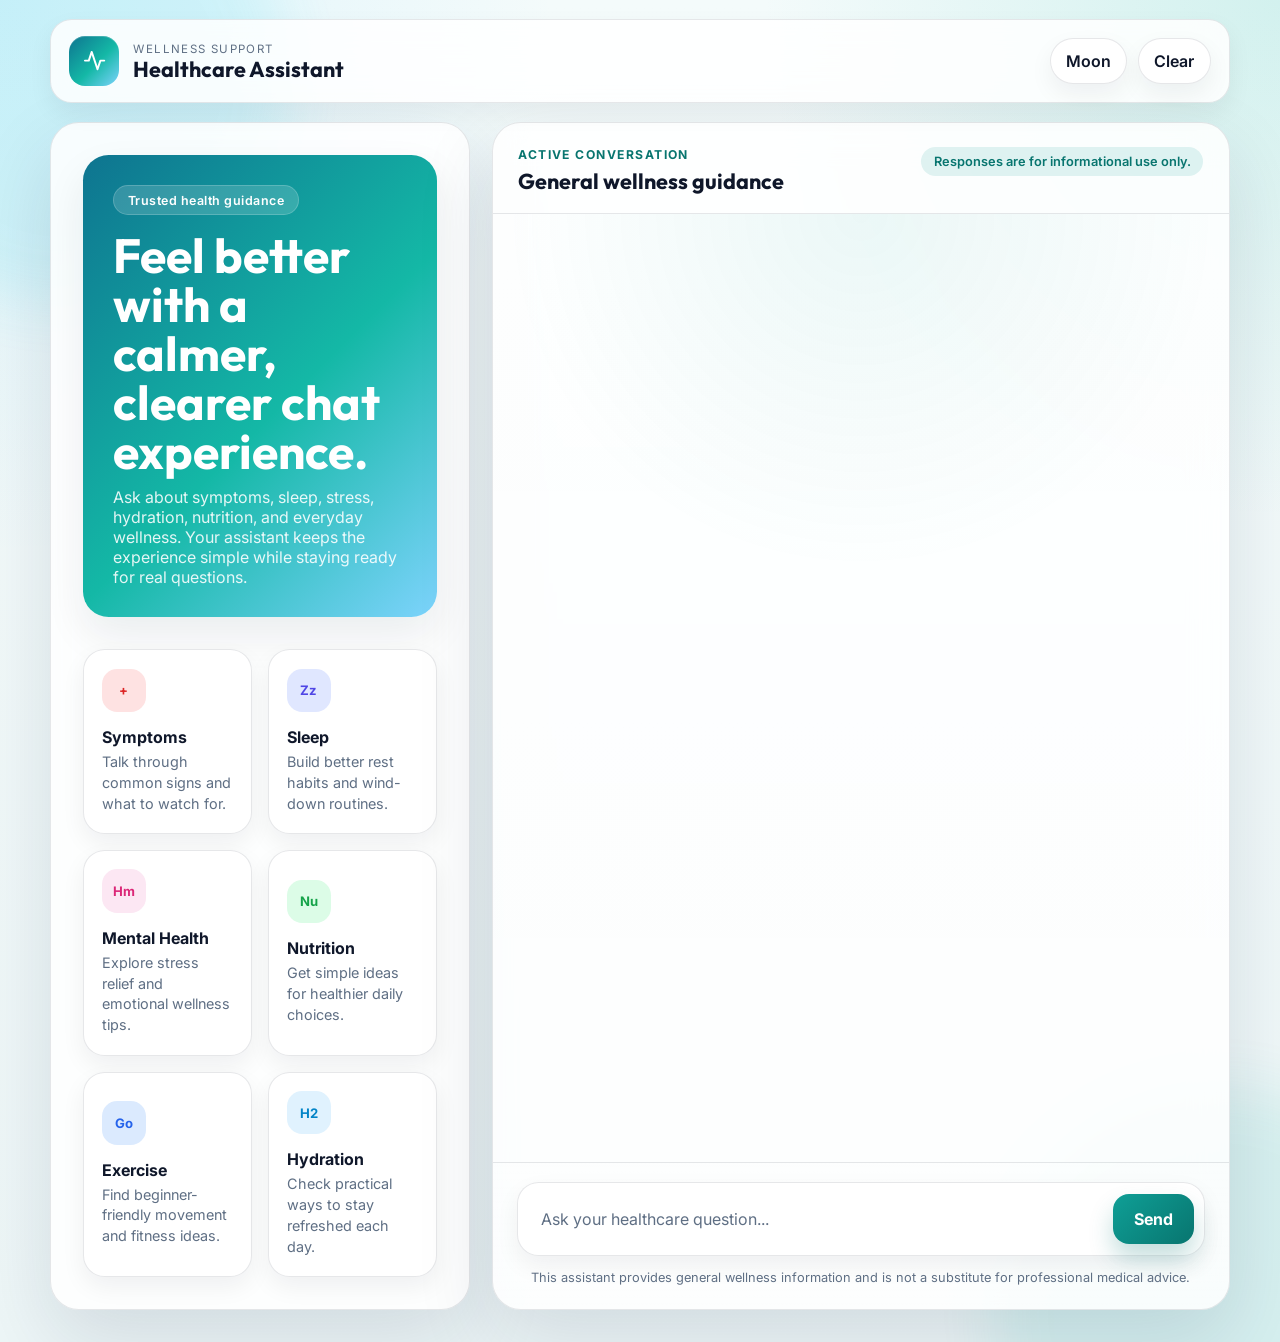
<file: public/index.html>
<!DOCTYPE html>
<html lang="en">
<head>
    <meta charset="UTF-8">
    <meta name="viewport" content="width=device-width, initial-scale=1.0">
    <title>Healthcare Chatbot</title>
    <link rel="preconnect" href="https://fonts.googleapis.com">
    <link rel="preconnect" href="https://fonts.gstatic.com" crossorigin>
    <link href="https://fonts.googleapis.com/css2?family=Inter:wght@400;500;600;700&family=Outfit:wght@500;600;700&display=swap" rel="stylesheet">
    <link rel="stylesheet" href="style.css">
</head>
<body>
    <div class="page-shell">
        <div class="ambient ambient-left"></div>
        <div class="ambient ambient-right"></div>

        <header class="site-header">
            <div class="header-inner">
                <div class="brand">
                    <div class="brand-mark" aria-hidden="true">
                        <svg viewBox="0 0 24 24" fill="none" stroke="currentColor" stroke-width="2" stroke-linecap="round" stroke-linejoin="round">
                            <path d="M22 12h-4l-3 9-6-18-3 9H2"></path>
                        </svg>
                    </div>
                    <div class="brand-copy">
                        <p class="eyebrow">Wellness Support</p>
                        <h1>Healthcare Assistant</h1>
                    </div>
                </div>

                <div class="header-actions">
                    <button id="themeToggle" class="icon-button" type="button" aria-label="Toggle theme">
                        <span class="icon-text">Moon</span>
                    </button>
                    <button id="clearChat" class="icon-button" type="button" aria-label="Clear chat">
                        <span class="icon-text">Clear</span>
                    </button>
                </div>
            </div>
        </header>

        <main class="app-shell">
            <section id="landingPage" class="hero-panel active" aria-label="Welcome">
                <div class="hero-copy">
                    <span class="status-pill">Trusted health guidance</span>
                    <h2>Feel better with a calmer, clearer chat experience.</h2>
                    <p>
                        Ask about symptoms, sleep, stress, hydration, nutrition, and everyday wellness.
                        Your assistant keeps the experience simple while staying ready for real questions.
                    </p>
                </div>

                <div id="healthCategories" class="category-grid">
                    <button class="categoryCard category-card symptoms" type="button" data-question="I have symptoms. What could it be?">
                        <span class="category-icon" aria-hidden="true">+</span>
                        <span class="category-title">Symptoms</span>
                        <span class="category-desc">Talk through common signs and what to watch for.</span>
                    </button>
                    <button class="categoryCard category-card sleep" type="button" data-question="Give me sleep improvement tips">
                        <span class="category-icon" aria-hidden="true">Zz</span>
                        <span class="category-title">Sleep</span>
                        <span class="category-desc">Build better rest habits and wind-down routines.</span>
                    </button>
                    <button class="categoryCard category-card mental" type="button" data-question="How can I reduce stress?">
                        <span class="category-icon" aria-hidden="true">Hm</span>
                        <span class="category-title">Mental Health</span>
                        <span class="category-desc">Explore stress relief and emotional wellness tips.</span>
                    </button>
                    <button class="categoryCard category-card nutrition" type="button" data-question="Give me nutrition advice">
                        <span class="category-icon" aria-hidden="true">Nu</span>
                        <span class="category-title">Nutrition</span>
                        <span class="category-desc">Get simple ideas for healthier daily choices.</span>
                    </button>
                    <button class="categoryCard category-card exercise" type="button" data-question="Give me simple exercises to stay fit">
                        <span class="category-icon" aria-hidden="true">Go</span>
                        <span class="category-title">Exercise</span>
                        <span class="category-desc">Find beginner-friendly movement and fitness ideas.</span>
                    </button>
                    <button class="categoryCard category-card hydration" type="button" data-question="How much water should I drink daily?">
                        <span class="category-icon" aria-hidden="true">H2</span>
                        <span class="category-title">Hydration</span>
                        <span class="category-desc">Check practical ways to stay refreshed each day.</span>
                    </button>
                </div>
            </section>

            <section class="chat-panel">
                <div class="chat-panel-header">
                    <div>
                        <p class="chat-label">Active conversation</p>
                        <h3>General wellness guidance</h3>
                    </div>
                    <span class="chat-note">Responses are for informational use only.</span>
                </div>

                <div id="chatbox" class="chatbox" aria-live="polite"></div>

                <div class="composer-wrap">
                    <div class="input-area">
                        <input id="inputBox" type="text" placeholder="Ask your healthcare question..." autocomplete="off" />
                        <button class="send-btn" type="button" id="sendButton">Send</button>
                    </div>
                    <p class="disclaimer">
                        This assistant provides general wellness information and is not a substitute for professional medical advice.
                    </p>
                </div>
            </section>
        </main>
    </div>

    <script src="script.js"></script>
</body>
</html>
</file>
<file: public/style.css>
:root {
    --bg: #f4fbfb;
    --bg-secondary: #edf6f7;
    --surface: rgba(255, 255, 255, 0.86);
    --surface-solid: #ffffff;
    --surface-soft: #f7fbfc;
    --text: #0f172a;
    --muted: #5f6f84;
    --line: rgba(15, 23, 42, 0.1);
    --accent: #0f9f96;
    --accent-strong: #08756f;
    --accent-soft: rgba(15, 159, 150, 0.12);
    --hero: linear-gradient(135deg, #0e7490 0%, #14b8a6 55%, #7dd3fc 100%);
    --shadow-lg: 0 30px 80px rgba(8, 26, 55, 0.12);
    --shadow-md: 0 18px 40px rgba(15, 23, 42, 0.08);
    --shadow-sm: 0 10px 24px rgba(15, 23, 42, 0.06);
}

body.dark {
    --bg: #04131f;
    --bg-secondary: #081925;
    --surface: rgba(10, 23, 35, 0.82);
    --surface-solid: #0d1d2b;
    --surface-soft: #132736;
    --text: #e8f4fb;
    --muted: #91a8bd;
    --line: rgba(148, 163, 184, 0.18);
    --accent: #47d6c8;
    --accent-strong: #20b6a7;
    --accent-soft: rgba(71, 214, 200, 0.16);
    --hero: linear-gradient(135deg, #0d3f51 0%, #0e6c73 48%, #1e3a5f 100%);
    --shadow-lg: 0 30px 80px rgba(0, 0, 0, 0.35);
    --shadow-md: 0 18px 40px rgba(0, 0, 0, 0.24);
    --shadow-sm: 0 10px 24px rgba(0, 0, 0, 0.18);
}

* {
    box-sizing: border-box;
}

html,
body {
    margin: 0;
    min-height: 100%;
}

body {
    font-family: "Inter", sans-serif;
    background:
        radial-gradient(circle at top left, rgba(56, 189, 248, 0.12), transparent 30%),
        radial-gradient(circle at top right, rgba(20, 184, 166, 0.15), transparent 28%),
        linear-gradient(180deg, var(--bg) 0%, var(--bg-secondary) 100%);
    color: var(--text);
    transition: background 0.3s ease, color 0.3s ease;
}

button,
input {
    font: inherit;
}

button {
    cursor: pointer;
}

.page-shell {
    position: relative;
    min-height: 100vh;
    overflow: hidden;
}

.ambient {
    position: absolute;
    width: 28rem;
    height: 28rem;
    border-radius: 999px;
    filter: blur(30px);
    opacity: 0.45;
    pointer-events: none;
}

.ambient-left {
    top: -9rem;
    left: -10rem;
    background: rgba(34, 211, 238, 0.28);
}

.ambient-right {
    right: -10rem;
    bottom: -12rem;
    background: rgba(20, 184, 166, 0.24);
}

.site-header {
    position: sticky;
    top: 0;
    z-index: 10;
    padding: 1.2rem 1.2rem 0;
}

.header-inner {
    width: min(1180px, calc(100% - 1rem));
    margin: 0 auto;
    padding: 1rem 1.15rem;
    display: flex;
    align-items: center;
    justify-content: space-between;
    gap: 1rem;
    border: 1px solid var(--line);
    border-radius: 1.35rem;
    background: var(--surface);
    backdrop-filter: blur(18px);
    box-shadow: var(--shadow-sm);
}

.brand {
    display: flex;
    align-items: center;
    gap: 0.9rem;
}

.brand-mark {
    width: 3.1rem;
    height: 3.1rem;
    display: grid;
    place-items: center;
    border-radius: 1rem;
    color: #ffffff;
    background: var(--hero);
    box-shadow: inset 0 1px 0 rgba(255, 255, 255, 0.2);
}

.brand-mark svg {
    width: 1.45rem;
    height: 1.45rem;
}

.eyebrow {
    margin: 0 0 0.2rem;
    font-size: 0.72rem;
    letter-spacing: 0.12em;
    text-transform: uppercase;
    color: var(--muted);
}

.brand-copy h1 {
    margin: 0;
    font-family: "Outfit", sans-serif;
    font-size: 1.35rem;
    line-height: 1;
}

.header-actions {
    display: flex;
    gap: 0.7rem;
}

.icon-button {
    padding: 0.75rem 0.95rem;
    border-radius: 999px;
    border: 1px solid var(--line);
    background: var(--surface-solid);
    color: var(--text);
    box-shadow: var(--shadow-sm);
    transition: transform 0.2s ease, border-color 0.2s ease, background 0.2s ease;
}

.icon-button:hover {
    transform: translateY(-1px);
    border-color: rgba(15, 159, 150, 0.4);
    background: var(--surface-soft);
}

.icon-text {
    font-weight: 600;
}

.app-shell {
    position: relative;
    z-index: 1;
    width: min(1180px, calc(100% - 2rem));
    margin: 1.2rem auto 0;
    padding: 0 0 2rem;
    display: grid;
    grid-template-columns: minmax(300px, 420px) minmax(0, 1fr);
    gap: 1.35rem;
}

.hero-panel,
.chat-panel {
    border: 1px solid var(--line);
    border-radius: 1.8rem;
    background: var(--surface);
    backdrop-filter: blur(18px);
    box-shadow: var(--shadow-lg);
}

.hero-panel {
    padding: 2rem;
    display: flex;
    flex-direction: column;
    gap: 2rem;
}

.hero-copy {
    padding: 1.9rem;
    border-radius: 1.6rem;
    background: var(--hero);
    color: #ffffff;
    box-shadow: var(--shadow-md);
}

.status-pill {
    display: inline-flex;
    padding: 0.4rem 0.85rem;
    border-radius: 999px;
    background: rgba(255, 255, 255, 0.16);
    border: 1px solid rgba(255, 255, 255, 0.18);
    font-size: 0.78rem;
    font-weight: 600;
    letter-spacing: 0.04em;
}

.hero-copy h2 {
    margin: 1rem 0 0.7rem;
    font-family: "Outfit", sans-serif;
    font-size: clamp(2rem, 4vw, 3rem);
    line-height: 1.02;
}

.hero-copy p {
    margin: 0;
    max-width: 32rem;
    color: rgba(255, 255, 255, 0.88);
}

.category-grid {
    display: grid;
    grid-template-columns: repeat(2, minmax(0, 1fr));
    gap: 1rem;
}

.category-card {
    text-align: left;
    border: 1px solid var(--line);
    border-radius: 1.35rem;
    padding: 1.15rem;
    background: var(--surface-solid);
    box-shadow: var(--shadow-sm);
    transition: transform 0.2s ease, border-color 0.2s ease, box-shadow 0.2s ease;
}

.category-card:hover {
    transform: translateY(-4px);
    border-color: rgba(15, 159, 150, 0.35);
    box-shadow: var(--shadow-md);
}

.category-icon {
    width: 2.7rem;
    height: 2.7rem;
    display: inline-grid;
    place-items: center;
    border-radius: 0.95rem;
    margin-bottom: 0.95rem;
    font-size: 0.82rem;
    font-weight: 700;
}

.category-title {
    display: block;
    margin-bottom: 0.3rem;
    font-weight: 700;
    color: var(--text);
}

.category-desc {
    display: block;
    font-size: 0.9rem;
    line-height: 1.45;
    color: var(--muted);
}

.symptoms .category-icon {
    background: #fee2e2;
    color: #dc2626;
}

.sleep .category-icon {
    background: #e0e7ff;
    color: #4f46e5;
}

.mental .category-icon {
    background: #fce7f3;
    color: #db2777;
}

.nutrition .category-icon {
    background: #dcfce7;
    color: #16a34a;
}

.exercise .category-icon {
    background: #dbeafe;
    color: #2563eb;
}

.hydration .category-icon {
    background: #e0f2fe;
    color: #0284c7;
}

.chat-panel {
    min-height: 760px;
    display: flex;
    flex-direction: column;
    overflow: hidden;
}

.chat-panel-header {
    display: flex;
    align-items: flex-start;
    justify-content: space-between;
    gap: 1rem;
    padding: 1.5rem 1.6rem 1.15rem;
    border-bottom: 1px solid var(--line);
}

.chat-label {
    margin: 0 0 0.3rem;
    font-size: 0.76rem;
    font-weight: 700;
    letter-spacing: 0.12em;
    text-transform: uppercase;
    color: var(--accent-strong);
}

.chat-panel-header h3 {
    margin: 0;
    font-family: "Outfit", sans-serif;
    font-size: 1.35rem;
}

.chat-note {
    padding: 0.45rem 0.8rem;
    border-radius: 999px;
    background: var(--accent-soft);
    color: var(--accent-strong);
    font-size: 0.8rem;
    font-weight: 600;
    white-space: nowrap;
}

.chatbox {
    flex: 1;
    padding: 1.35rem 1.6rem;
    overflow-y: auto;
    display: flex;
    flex-direction: column;
    gap: 1rem;
    background:
        radial-gradient(circle at top, rgba(15, 159, 150, 0.08), transparent 35%),
        linear-gradient(180deg, rgba(255, 255, 255, 0.06) 0%, transparent 100%);
}

.bubble {
    max-width: min(82%, 38rem);
    border-radius: 1.35rem;
    padding: 1rem 1.1rem;
    display: flex;
    align-items: flex-start;
    gap: 0.8rem;
    line-height: 1.55;
    white-space: pre-line;
    box-shadow: var(--shadow-sm);
}

.user-bubble {
    margin-left: auto;
    background: linear-gradient(135deg, #0f9f96 0%, #0d9488 100%);
    color: #ffffff;
    border-bottom-right-radius: 0.35rem;
}

.bot-bubble {
    margin-right: auto;
    background: var(--surface-solid);
    border: 1px solid var(--line);
    color: var(--text);
    border-bottom-left-radius: 0.35rem;
}

.avatar {
    width: 2.15rem;
    height: 2.15rem;
    flex-shrink: 0;
    border-radius: 999px;
    object-fit: cover;
}

.typingArea {
    flex: 1;
    min-width: 0;
}

.typingDots {
    display: inline-flex;
    align-items: center;
    gap: 0.35rem;
    min-height: 1.8rem;
}

.typingDots span {
    width: 0.5rem;
    height: 0.5rem;
    border-radius: 999px;
    background: var(--accent);
    animation: pulse 1s infinite ease-in-out;
}

.typingDots span:nth-child(2) {
    animation-delay: 0.15s;
}

.typingDots span:nth-child(3) {
    animation-delay: 0.3s;
}

.composer-wrap {
    padding: 1.2rem 1.5rem 1.5rem;
    border-top: 1px solid var(--line);
    background: linear-gradient(180deg, rgba(255, 255, 255, 0.08), transparent);
}

.input-area {
    display: flex;
    align-items: center;
    gap: 0.8rem;
    padding: 0.65rem;
    border: 1px solid var(--line);
    border-radius: 1.35rem;
    background: var(--surface-solid);
    box-shadow: var(--shadow-sm);
}

#inputBox {
    flex: 1;
    padding: 0.65rem 0.8rem;
    border: 0;
    outline: 0;
    background: transparent;
    color: var(--text);
    font-size: 1rem;
}

#inputBox::placeholder {
    color: var(--muted);
}

.send-btn {
    border: 0;
    border-radius: 1rem;
    padding: 0.95rem 1.3rem;
    color: #ffffff;
    font-weight: 700;
    background: linear-gradient(135deg, #0f9f96 0%, #08756f 100%);
    box-shadow: 0 14px 24px rgba(8, 117, 111, 0.24);
    transition: transform 0.2s ease, box-shadow 0.2s ease;
}

.send-btn:hover {
    transform: translateY(-1px);
    box-shadow: 0 18px 28px rgba(8, 117, 111, 0.3);
}

.disclaimer {
    margin: 0.9rem 0 0;
    text-align: center;
    font-size: 0.8rem;
    color: var(--muted);
}

.hero-panel.active {
    animation: fadeUp 0.4s ease;
}

@keyframes pulse {
    0%,
    100% {
        transform: translateY(0);
        opacity: 0.45;
    }
    50% {
        transform: translateY(-2px);
        opacity: 1;
    }
}

@keyframes fadeUp {
    from {
        opacity: 0;
        transform: translateY(12px);
    }
    to {
        opacity: 1;
        transform: translateY(0);
    }
}

@media (max-width: 980px) {
    .app-shell {
        grid-template-columns: 1fr;
    }

    .chat-panel {
        min-height: 640px;
    }
}

@media (max-width: 720px) {
    .site-header {
        padding: 0.9rem 0.9rem 0;
    }

    .header-inner {
        width: 100%;
        padding: 0.95rem;
        align-items: flex-start;
        flex-direction: column;
    }

    .header-actions {
        width: 100%;
    }

    .icon-button {
        flex: 1;
        text-align: center;
    }

    .app-shell {
        width: calc(100% - 1.2rem);
        gap: 1rem;
    }

    .hero-panel,
    .chat-panel {
        border-radius: 1.4rem;
    }

    .hero-panel {
        padding: 1rem;
    }

    .hero-copy {
        padding: 1.3rem;
    }

    .category-grid {
        grid-template-columns: 1fr;
    }

    .chat-panel-header {
        padding: 1.2rem;
        flex-direction: column;
    }

    .chat-note {
        white-space: normal;
    }

    .chatbox {
        padding: 1rem;
    }

    .bubble {
        max-width: 92%;
    }

    .composer-wrap {
        padding: 1rem;
    }

    .input-area {
        flex-direction: column;
        align-items: stretch;
    }

    .send-btn {
        width: 100%;
    }
}
</file>
